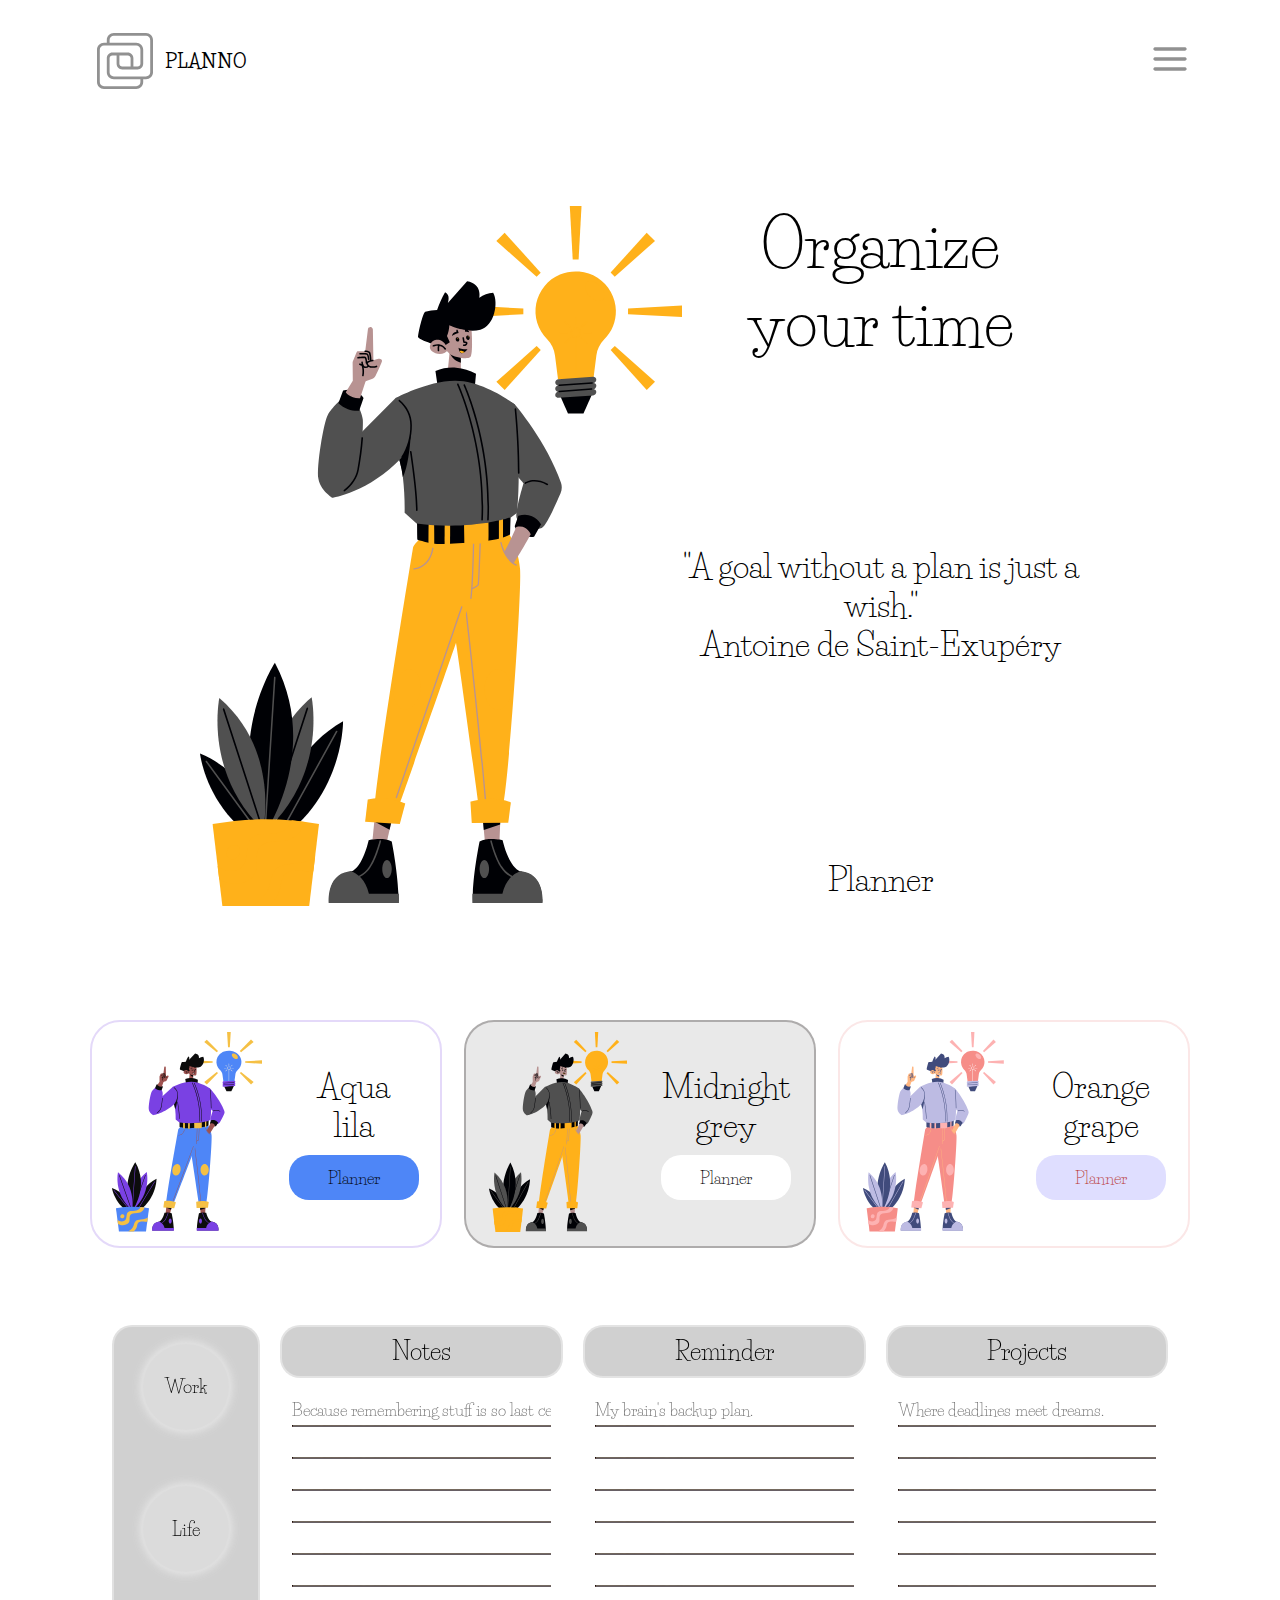
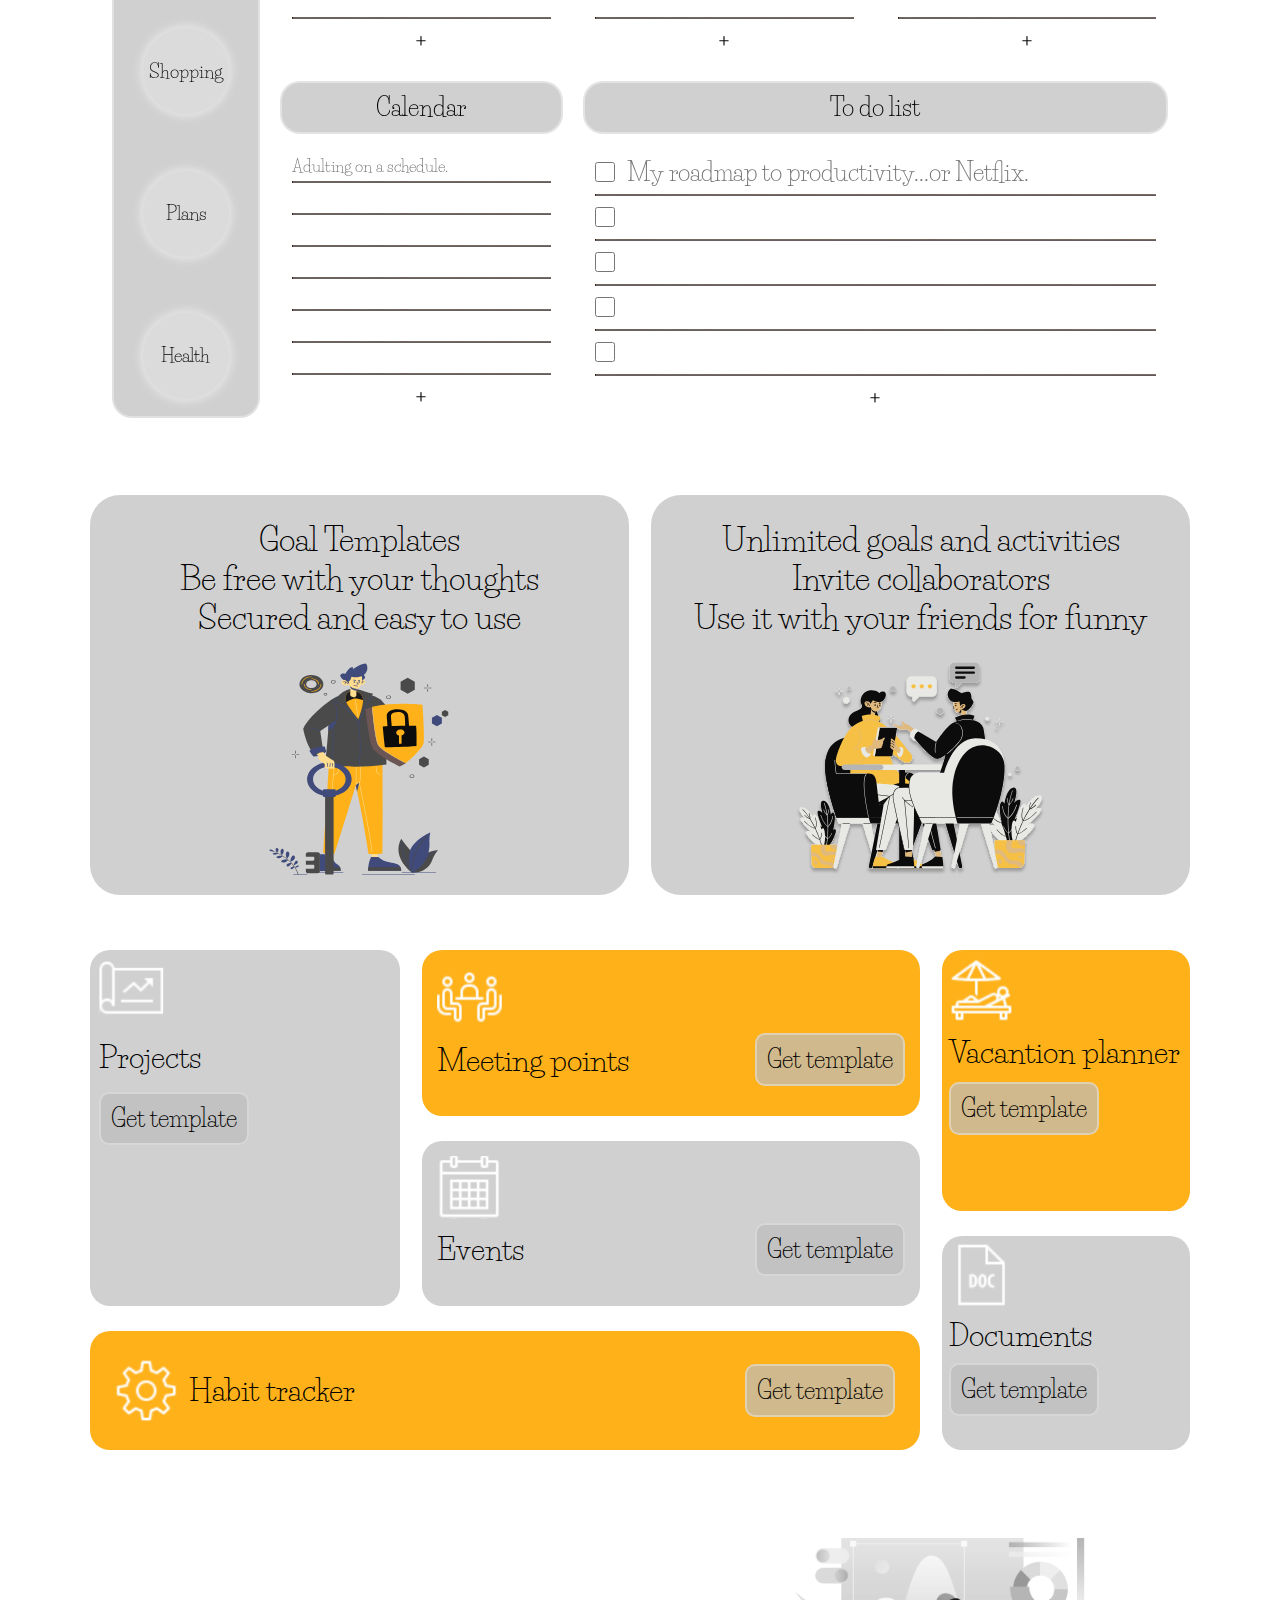
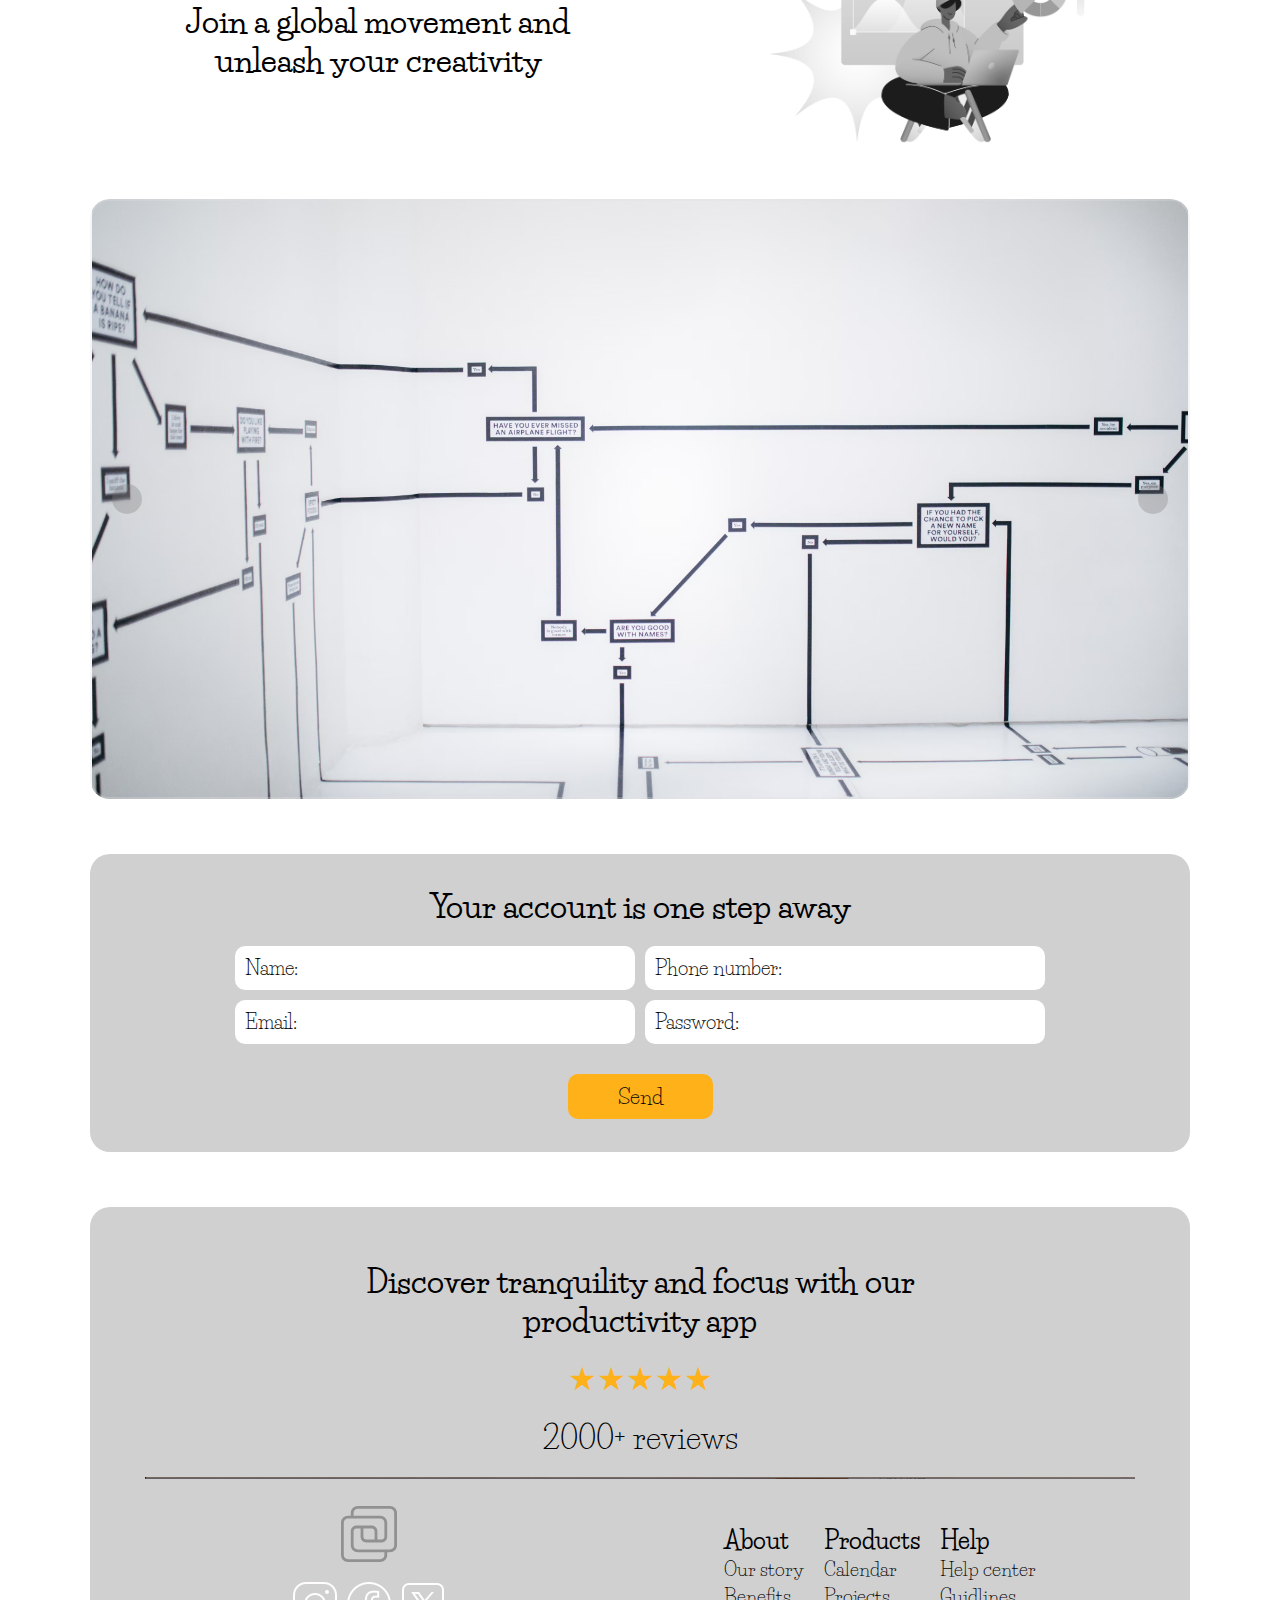
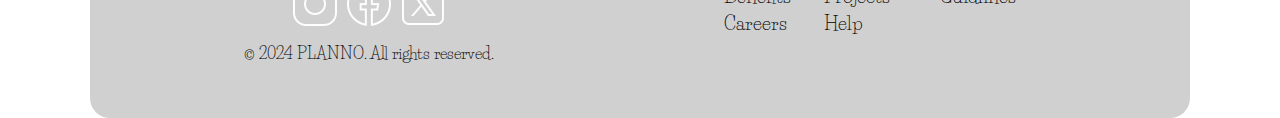
<file: index.html>
<!DOCTYPE html>
<html lang="en">
<head>
    <meta charset="UTF-8">
    <meta name="viewport" content="width=device-width, initial-scale=1.0">
    <title>Planno</title>
    <link rel="stylesheet" href="style.css">
    <link rel="stylesheet" href="https://cdnjs.cloudflare.com/ajax/libs/font-awesome/6.5.2/css/all.min.css" integrity="sha512-SnH5WK+bZxgPHs44uWIX+LLJAJ9/2PkPKZ5QiAj6Ta86w+fsb2TkcmfRyVX3pBnMFcV7oQPJkl9QevSCWr3W6A==" crossorigin="anonymous" referrerpolicy="no-referrer" />
</head>
<body>
    <header >
        <div class="nav_bar">
            <div class="logo">
                <img id="icon_logo" src="icons/logo.svg" alt="Company logo">
                <a href="index.html"  id="header_schrift" class="life-savers-bold color_header ">PLANNO</a>
            </div>
            <div class="burger_logo">
                <div class="btn_logo_meniu">
                    <button class="btn_burger"><img class="icon_burger" src="icons/burger_menu.svg" alt=""></button>
                    <button class="btn_burger btn_dsp_minus"><img class="icon_burger btn_minus" src="icons/minus_g.png" alt=""></button>
                </div>
               
               <div class="display_navBar">
                <ul>
                    <li><a href="#" class="life-savers-bold scrisul">Home</a></li>
                    <li><a href="#" class="life-savers-bold scrisul">Catalog</a></li>
                    <li><a href="#" class="life-savers-bold scrisul">About us</a></li>
                    <li><a href="#" class="life-savers-bold scrisul">Download</a></li>
                    <li><a href="#" class="life-savers-bold scrisul">Our Team</a></li>
                </ul>
               </div>  
            </div>
        </div>
        <div class="about">
            <div class="image">
                <img id="theMan" src="illustrations/THE1.svg" alt="">
            </div>
            <div class="inf_about">
                    <h1 class="life-savers-bold color_header"> Organize <br> your time</h1>
                    <h2 class="life-savers-regular color_header">"A goal without a plan is just a wish." <br> Antoine de Saint-Exupéry</h2>
                    <a  href="index2.html" class="btn_planner life-savers-regular">Planner</a>
            </div>
        </div>
    </header>
    <section class="themen">
        <div class="grp grp_1">
            <div class="img_g">
                <img class="img_grp" src="illustrations/aqua_lila.svg" alt="">
            </div>
            <div class="theme">
                <span class="life-savers-regular">Aqua <br> lila</span>
                <button class=" btn_1_theme life-savers-regular">Planner</button>
            </div>
        </div>
        <div class="grp grp_2">
            <div class="img_g">
                <img class="img_grp" src="illustrations/THE1.svg" alt="">
            </div>
            <div class="theme">
                <span class="life-savers-regular">Midnight <br> grey</span>
                <button class=" btn_2_theme life-savers-regular">Planner</button>
            </div>
        </div>
        <div class="grp grp_3">
            <div class="img_g">
                <img class="img_grp" src="illustrations/piersic.svg" alt="">
            </div>
            <div class="theme">
                <span class="life-savers-regular">Orange <br> grape</span>
                <button class="btn_3_theme life-savers-regular">Planner</button>
            </div>
        </div>
    </section>

    <section class="demo_version">
        <div class="classification">
            <button class="round life-savers-regular">Work</button>
            <button class="round life-savers-regular">Life</button>
            <button class="round life-savers-regular">Shopping</button>
            <button class="round life-savers-regular">Plans</button>
            <button class="round life-savers-regular">Health</button>
        </div>
        <div class="todolist_demo">
            <div class="notes_1 item_list life-savers-regular">
                <p class="gr_name life-savers-regular">Notes</p>
                <div class="input_text">
                    <input class="life-savers-regular color_header" type="text" name="" id="1" placeholder="Because remembering stuff is so last century.">
                    <hr>
                    <input class="life-savers-regular color_header" type="text" name="" id="2">
                    <hr>
                    <input class="life-savers-regular color_header" type="text" name="" id="3">
                    <hr>
                    <input class="life-savers-regular color_header" type="text" name="" id=4"">
                    <hr>
                    <input class="life-savers-regular color_header" type="text" name="" id="5">
                    <hr>
                    <input class="life-savers-regular color_header" type="text" name="" id="6">
                    <hr>
                    <input class="life-savers-regular color_header" type="text" name="" id="7">
                    <hr>
                    <button class="btn_plus"><img class="plus" src="icons/Vector.svg" alt=""></button>
                </div>
                
            </div>
            <div class="reminder_2 item_list life-savers-regular">
                <p class="gr_name life-savers-regular">Reminder</p>
                <div class="input_text">
                    <input class="life-savers-regular color_header" type="text" name="" id="11" placeholder="My brain's backup plan.">
                    <hr>
                    <input class="life-savers-regular color_header" type="text" name="" id="21">
                    <hr>
                    <input class="life-savers-regular color_header" type="text" name="" id="31">
                    <hr>
                    <input class="life-savers-regular color_header" type="text" name="" id="41">
                    <hr>
                    <input class="life-savers-regular color_header" type="text" name="" id="51">
                    <hr>
                    <input class="life-savers-regular color_header" type="text" name="" id="61">
                    <hr>
                    <input class="life-savers-regular color_header" type="text" name="" id="71">
                    <hr>
                    <button class="btn_plus"><img class="plus" src="icons/Vector.svg" alt=""></button>
                </div>
            </div>
            <div class="project_3 item_list life-savers-regular">
                <p class="gr_name life-savers-regular">Projects</p>
                <div class="input_text">
                    <input class="life-savers-regular color_header" type="text" name="" id="12" placeholder="Where deadlines meet dreams.">
                    <hr>
                    <input class="life-savers-regular color_header" type="text" name="" id="22">
                    <hr>
                    <input class="life-savers-regular color_header" type="text" name="" id="32">
                    <hr>
                    <input class="life-savers-regular color_header" type="text" name="" id="42">
                    <hr>
                    <input class="life-savers-regular color_header" type="text" name="" id="52">
                    <hr>
                    <input class="life-savers-regular color_header" type="text" name="" id="62">
                    <hr>
                    <input class="life-savers-regular color_header" type="text" name="" id="72">
                    <hr>
                    <button class="btn_plus"><img class="plus" src="icons/Vector.svg" alt=""></button>
                </div>
            </div>
            <div class="calendar_4 item_list life-savers-regular">
                <p class="gr_name life-savers-regular">Calendar</p>
                <div class="input_text">
                    <input class="life-savers-regular color_header" type="text" name="" id="13" placeholder="Adulting on a schedule.">
                    <hr>
                    <input class="life-savers-regular color_header" type="text" name="" id="23">
                    <hr>
                    <input class="life-savers-regular color_header" type="text" name="" id="33">
                    <hr>
                    <input class="life-savers-regular color_header" type="text" name="" id="43">
                    <hr>
                    <input class="life-savers-regular color_header" type="text" name="" id="53">
                    <hr>
                    <input class="life-savers-regular color_header" type="text" name="" id="63">
                    <hr>
                    <input class="life-savers-regular color_header" type="text" name="" id="73">
                    <hr>
                    <button class="btn_plus"><img class="plus" src="icons/Vector.svg" alt=""></button>
                </div>
            </div>
            <div class="todolist_5 item_list life-savers-regular">
                <p class="gr_name life-savers-regular">To do list</p>
                <div class="input_text">
                    <span class="check_box">
                        <input type="checkbox" name="" id="">
                        <input type="text" class="life-savers-regular color_header" placeholder="My roadmap to productivity...or Netflix.">
                    </span>
                    
                    <hr>
                    <span class="check_box">
                        <input class="life-savers-regular" type="checkbox" name="" id="14">
                        <input type="text" class="life-savers-regular color_header">
                    </span>
                    <hr>
                    <span class="check_box">
                        <input class="life-savers-regular" type="checkbox" name="" id="24">
                        <input class="life-savers-regular color_header" type="text">
                    </span>
                    <hr>
                    <span class="check_box">
                        <input class="life-savers-regular" type="checkbox" name="" id="34">
                        <input class="life-savers-regular color_header" type="text">
                    </span>
                    <hr>
                    <span class="check_box">
                        <input class="life-savers-regular" type="checkbox" name="" id="44">
                        <input class="life-savers-regular color_header" type="text">
                    </span>
                    <hr>
                    <button class="btn_plus"><img class="plus" src="icons/Vector.svg" alt=""></button>
                </div>
            </div>
        </div>

    </section>

    <section class="group">
        <div class="gr g1">
            <p class="life-savers-regular">Goal Templates <br>
                Be free with your thoughts <br>
                Secured and easy to use</p>
            <img class="security_man0" src="illustrations/gr_1.svg" alt="Security man">
        </div>
        <div class="gr g2">
            <p class="life-savers-regular">Unlimited goals and activities <br>
                Invite collaborators <br>
                Use it with your friends for funny</p>
            <img class="security_man" src="illustrations/gr_11.svg" alt="Security man">
        </div>
    </section>

    <section class="func">
        <div class="grid item_1">
            <img class="icon_func" src="icons/image 51.svg" alt="">
            <p class="life-savers-regular">Projects</p>
            <button class="life-savers-regular templ_canva">Get template</button>
        </div>
        <div class="grid item_2">
            <img class="icon_func" src="icons/image 62.svg" alt="">
            <div class="dif2">
                <p class="life-savers-regular black_font">Meeting points</p>
                <button class="life-savers-regular templ_canva">Get template</button>
            </div>
        </div>
        <div class="grid item_3">
            <img class="icon_func" src="icons/image 83.svg" alt="">
            <p class="life-savers-regular black_font">Vacantion planner</p>
            <button class="life-savers-regular templ_canva">Get template</button>
        </div>
        <div class="grid item_4">
            <img class="icon_func" src="icons/image 74.svg" alt="">
            <div class="dif2">
                <p class="life-savers-regular">Events</p>
                <button class="life-savers-regular templ_canva">Get template</button>
            </div>
            
        </div>
        <div class="grid item_5">
            <div class="dif">
                <img class="icon_func" src="icons/image 95.svg" alt="">
                <p class="life-savers-regular black_font">Habit tracker</p>
            </div>
            
            <button class="life-savers-regular templ_canva">Get template</button>
        </div>
        <div class="grid item_6">
            <img class="icon_func" src="icons/image 106.svg" alt="">
            <p class="life-savers-regular">Documents</p>
            <button class="life-savers-regular templ_canva">Get template</button>
        </div>
    </section>

    <section class="global">
        <h3 class="life-savers-bold color_header">Join a global movement and <br>
            unleash your creativity
        </h3>
        <img  class="img_global" src="illustrations/black.svg" alt="Man planning">
    </section>

    <section class="slider">
        <div class="slid_op">
            <div id="slider_btn_left">
                <i class="fa-solid fa-chevron-left sign" style="color: #feffff;"></i>
            </div>
            <div id="slider_btn_right">
                <i class="fa-solid fa-chevron-right sign" style="color: #feffff;"></i>
            </div>
        </div>
    </section>
    
   <section class="forms">
    <h3 class="life-savers-bold white_font">Your account is one step away</h3>
   <div class="inputs">
        <form action="" id="register_form">
            <div class="form_part">
                <div class="part_1">
                    <div class="input_field">
                        <label for="name" class="life-savers-regular color_header">Name:</label>
                        <input class="life-savers-regular color_header" type="text" id="name" name="name" autocomplete="off"  >
                    </div>
                    <div class="input_field">
                        <label for="email" class="life-savers-regular color_header">Email:</label>
                        <input class="life-savers-regular color_header" type="email" id="email" name="email" autocomplete="off">
                    </div>
                </div>
                <div class="part_2">
                    <div class="input_field">
                        <label for="phone" class="life-savers-regular color_header">Phone number:</label>
                        <input class="life-savers-regular color_header" type="tel" id="phone" name="phone" autocomplete="off">
                    </div>
                    <div class="input_field">
                        <label for="password" class="life-savers-regular color_header">Password:</label>
                        <input class="life-savers-regular color_header" type="password" id="password" name="password" autocomplete="off">
                    </div>
                </div>
            </div>
            <button type="submit" class="life-savers-regular send_btn">Send</button>
        </form>
        <div id="register_error" class="reg life-savers-regular">p</div>
        <div id="register_succed" class="reg life-savers-regular">p</div>
   </div>
   </section>

   <footer>
    <h2 class="life-savers-bold title ">Discover tranquility and focus with our <br> productivity app</h2>
    <span class="stars">★★★★★</span>
    <p class="life-savers-regular title ">2000+ reviews </p>
    <hr>
        <div class="info_company">
            <div class="comp_logo_footer">
                <div class="logo logo_footer">
                    <img id="icon_logo"  class="icon_logo2" src="icons/logo.svg" alt="Company logo">
                    <!-- <a href="#" class="life-savers-bold ">PLANNO</a> -->
                </div>
                <div class="logo_social">
                    <a href="https://www.instagram.com/"><img class="logo_s" src="icons/image 11insta.svg" alt=""></a>
                    <a href="https://www.facebook.com/"><img class="logo_s"src="icons/image 12face.svg" alt=""></a>
                    <a href="https://x.com/?lang=en"><img class="logo_s" src="icons/image 13twit.svg" alt=""></a>
                </div>
                <p class="rights life-savers-regular">© 2024 PLANNO. All rights reserved.</p>
            </div>
            <div class="about_products_help">
                <div class="about_comp tog">
                    <p class="life-savers-bold white_font ">About</p>
                    <ul>
                        <li> <a class="life-savers-regular" href="#">Our story</a></li>
                        <li> <a class="life-savers-regular" href="#">Benefits</a></li>
                        <li> <a class="life-savers-regular" href="#">Careers</a></li>
                    </ul>
                </div>
                <div class="products tog">
                    <p class="life-savers-bold white_font">Products</p>
                    <ul>
                        <li> <a class="life-savers-regular" href="#">Calendar</a></li>
                        <li> <a class="life-savers-regular" href="#">Projects</a></li>
                        <li> <a class="life-savers-regular" href="#">Help</a></li>
                    </ul>
                </div>
                <div class="help tog">
                    <p class="life-savers-bold white_font">Help</p>
                    <ul>
                        <li> <a class="life-savers-regular" href="#">Help center</a></li>
                        <li> <a class="life-savers-regular" href="#">Guidlines</a></li>
                    </ul>
                </div>
            </div>
        </div>
   </footer>

    <script src="index.js"></script>
</body>
</html>
</file>
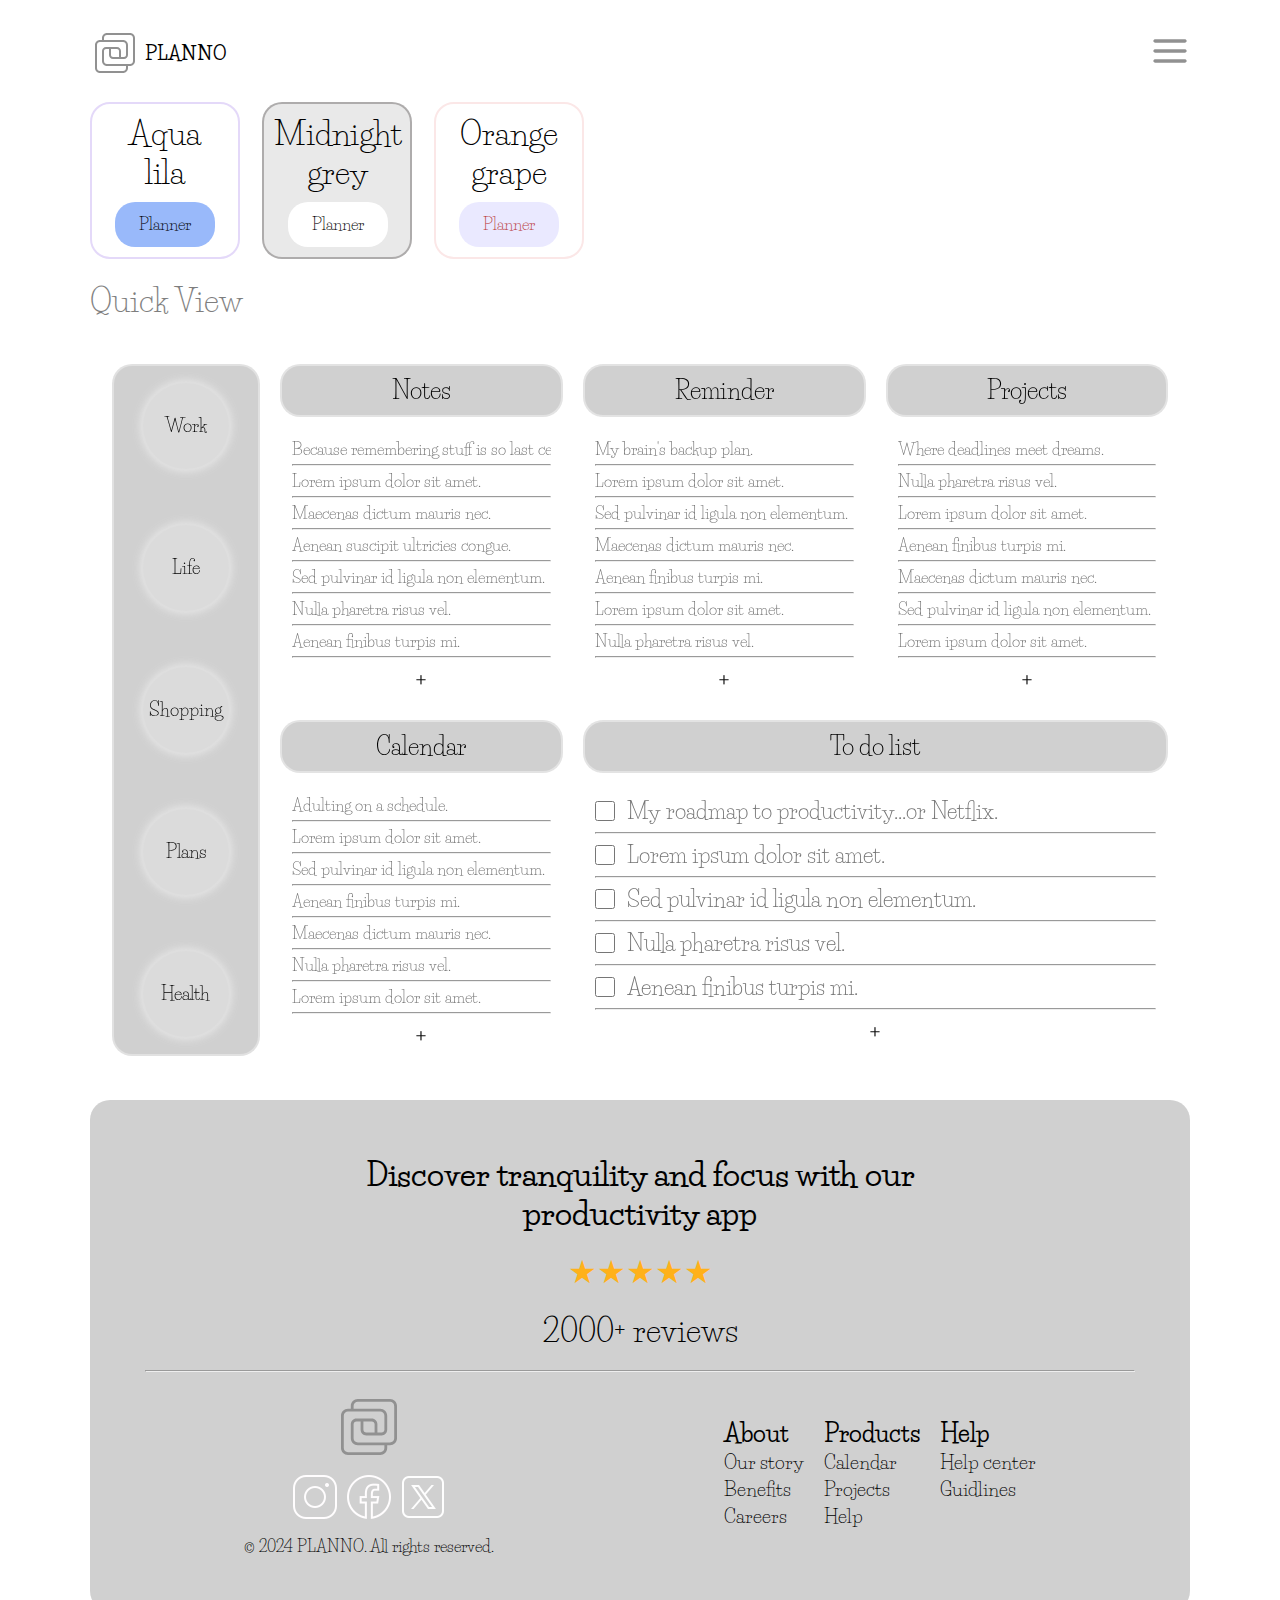
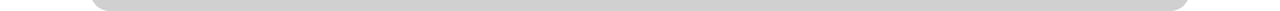
<file: index2.html>
<!DOCTYPE html>
<html lang="en">
<head>
    <meta charset="UTF-8">
    <meta name="viewport" content="width=device-width, initial-scale=1.0">
    <title>Planner</title>
    <link rel="stylesheet" href="style2.css">
</head>
<body>
    <header >
        <div class="nav_bar">
            <div class="logo">
                <img id="icon_logo_pg2" src="icon2/logo.svg" alt="Company logo">
                <a href="index.html" class="life-savers-bold color_header ">PLANNO</a>
            </div>
            <div class="burger_logo">
                <div class="btn_logo_meniu">
                    <button class="btn_burger"><img class="icon_burger" src="icon2/burger_menu.svg" alt=""></button>
                    <button class="btn_burger btn_dsp_minus"><img class="icon_burger btn_minus" src="icon2/minus_g.png" alt=""></button>
                </div>
               
               <div class="display_navBar">
                <ul>
                    <li><a href="#" class="life-savers-bold scrisul">Home</a></li>
                    <li><a href="#" class="life-savers-bold scrisul">Catalog</a></li>
                    <li><a href="#" class="life-savers-bold scrisul">About us</a></li>
                    <li><a href="#" class="life-savers-bold scrisul">Download</a></li>
                    <li><a href="#" class="life-savers-bold scrisul">Our Team</a></li>
                </ul>
               </div>  
            </div>
        </div>
    </header>

    <section class="themen  cls2">
        <div class="grp grp_1">
            <div class="theme">
                <span class="life-savers-regular">Aqua <br> lila</span>
                <button class=" btn_1_theme life-savers-regular">Planner</button>
            </div>
        </div>
        <div class="grp grp_2">
            <div class="theme">
                <span class="life-savers-regular">Midnight <br> grey</span>
                <button class=" btn_2_theme life-savers-regular">Planner</button>
            </div>
        </div>
        <div class="grp grp_3">
            <div class="theme">
                <span class="life-savers-regular">Orange <br> grape</span>
                <button class="btn_3_theme life-savers-regular">Planner</button>
            </div>
        </div>
    </section>

    <div>
        <h1 class="life-savers-regular function_q color_header">Quick View</h1>
    </div>

    <section class="demo_version">
        <div class="classification">
            <button class="round life-savers-regular">Work</button>
            <button class="round life-savers-regular">Life</button>
            <button class="round life-savers-regular">Shopping</button>
            <button class="round life-savers-regular">Plans</button>
            <button class="round life-savers-regular">Health</button>
        </div>
        <div class="todolist_demo">
            <div class="notes_1 item_list life-savers-regular">
                <p class="gr_name life-savers-regular">Notes</p>
                <div class="input_text">
                    <input class="life-savers-regular color_header" type="text" name="" id="1" placeholder="Because remembering stuff is so last century.">
                    <hr>
                    <input class="life-savers-regular color_header" type="text" name="" id="2" placeholder="Lorem ipsum dolor sit amet.">
                    <hr>
                    <input class="life-savers-regular color_header" type="text" name="" id="3" placeholder="Maecenas dictum mauris nec.">
                    <hr>
                    <input class="life-savers-regular color_header" type="text" name="" id="4" placeholder="Aenean suscipit ultricies congue.">
                    <hr>
                    <input class="life-savers-regular color_header" type="text" name="" id="5" placeholder="Sed pulvinar id ligula non elementum.">
                    <hr>
                    <input class="life-savers-regular color_header" type="text" name="" id="6" placeholder="Nulla pharetra risus vel.">
                    <hr>
                    <input class="life-savers-regular color_header" type="text" name="" id="7" placeholder="Aenean finibus turpis mi.">
                    <hr>
                    <button class="btn_plus"><img class="plus" src="icon2/Vector.svg" alt=""></button>
                </div>
                
            </div>
            <div class="reminder_2 item_list life-savers-regular">
                <p class="gr_name life-savers-regular">Reminder</p>
                <div class="input_text">
                    <input class="life-savers-regular color_header" type="text" name="" id="11" placeholder="My brain's backup plan.">
                    <hr>
                    <input class="life-savers-regular color_header" type="text" name="" id="21" placeholder="Lorem ipsum dolor sit amet.">
                    <hr>
                    <input class="life-savers-regular color_header" type="text" name="" id="31" placeholder="Sed pulvinar id ligula non elementum.">
                    <hr>
                    <input class="life-savers-regular color_header" type="text" name="" id="41" placeholder="Maecenas dictum mauris nec.">
                    <hr>
                    <input class="life-savers-regular color_header" type="text" name="" id="51" placeholder="Aenean finibus turpis mi.">
                    <hr>
                    <input class="life-savers-regular color_header" type="text" name="" id="61" placeholder="Lorem ipsum dolor sit amet.">
                    <hr>
                    <input class="life-savers-regular color_header" type="text" name="" id="71" placeholder="Nulla pharetra risus vel.">
                    <hr>
                    <button class="btn_plus"><img class="plus" src="icon2/Vector.svg" alt=""></button>
                </div>
            </div>
            <div class="project_3 item_list life-savers-regular">
                <p class="gr_name life-savers-regular">Projects</p>
                <div class="input_text">
                    <input class="life-savers-regular color_header" type="text" name="" id="12" placeholder="Where deadlines meet dreams.">
                    <hr>
                    <input class="life-savers-regular color_header" type="text" name="" id="22" placeholder="Nulla pharetra risus vel.">
                    <hr>
                    <input class="life-savers-regular color_header" type="text" name="" id="32" placeholder="Lorem ipsum dolor sit amet.">
                    <hr>
                    <input class="life-savers-regular color_header" type="text" name="" id="42" placeholder="Aenean finibus turpis mi.">
                    <hr>
                    <input class="life-savers-regular color_header" type="text" name="" id="52" placeholder="Maecenas dictum mauris nec.">
                    <hr>
                    <input class="life-savers-regular color_header" type="text" name="" id="62" placeholder="Sed pulvinar id ligula non elementum.">
                    <hr>
                    <input class="life-savers-regular color_header" type="text" name="" id="72" placeholder="Lorem ipsum dolor sit amet.">
                    <hr>
                    <button class="btn_plus"><img class="plus" src="icon2/Vector.svg" alt=""></button>
                </div>
            </div>
            <div class="calendar_4 item_list life-savers-regular">
                <p class="gr_name life-savers-regular">Calendar</p>
                <div class="input_text">
                    <input class="life-savers-regular color_header" type="text" name="" id="13" placeholder="Adulting on a schedule.">
                    <hr>
                    <input class="life-savers-regular color_header" type="text" name="" id="23" placeholder="Lorem ipsum dolor sit amet.">
                    <hr>
                    <input class="life-savers-regular color_header" type="text" name="" id="33" placeholder="Sed pulvinar id ligula non elementum.">
                    <hr>
                    <input class="life-savers-regular color_header" type="text" name="" id="43" placeholder="Aenean finibus turpis mi.">
                    <hr>
                    <input class="life-savers-regular color_header" type="text" name="" id="53" placeholder="Maecenas dictum mauris nec.">
                    <hr>
                    <input class="life-savers-regular color_header" type="text" name="" id="63" placeholder="Nulla pharetra risus vel.">
                    <hr>
                    <input class="life-savers-regular color_header" type="text" name="" id="73" placeholder="Lorem ipsum dolor sit amet.">
                    <hr>
                    <button class="btn_plus"><img class="plus" src="icon2/Vector.svg" alt=""></button>
                </div>
            </div>
            <div class="todolist_5 item_list life-savers-regular">
                <p class="gr_name life-savers-regular">To do list</p>
                <div class="input_text">
                    <span class="check_box">
                        <input type="checkbox" name="" id="">
                        <input type="text" class="life-savers-regular color_header" placeholder="My roadmap to productivity...or Netflix.">
                    </span>
                    
                    <hr>
                    <span class="check_box">
                        <input class="life-savers-regular" type="checkbox" name="" id="14" >
                        <input type="text" class="life-savers-regular color_header" placeholder="Lorem ipsum dolor sit amet." >
                    </span>
                    <hr>
                    <span class="check_box">
                        <input class="life-savers-regular" type="checkbox" name="" id="24" >
                        <input class="life-savers-regular color_header" type="text" placeholder="Sed pulvinar id ligula non elementum.">
                    </span>
                    <hr>
                    <span class="check_box">
                        <input class="life-savers-regular" type="checkbox" name="" id="34" >
                        <input class="life-savers-regular color_header" type="text" placeholder="Nulla pharetra risus vel.">
                    </span>
                    <hr>
                    <span class="check_box">
                        <input class="life-savers-regular" type="checkbox" name="" id="44" >
                        <input class="life-savers-regular color_header" type="text" placeholder="Aenean finibus turpis mi.">
                    </span>
                    <hr>
                    <button class="btn_plus"><img class="plus" src="icon2/Vector.svg" alt=""></button>
                </div>
            </div>
        </div>

    </section>

    <footer>
        <h2 class="life-savers-bold title ">Discover tranquility and focus with our <br> productivity app</h2>
        <span class="stars">★★★★★</span>
        <p class="life-savers-regular title ">2000+ reviews </p>
        <hr>
            <div class="info_company">
                <div class="comp_logo_footer">
                    <div class="logo logo_footer">
                        <img id="icon_logo"  class="icon_logo2" src="icon2/logo.svg" alt="Company logo">
                        <!-- <a href="#" class="life-savers-bold ">PLANNO</a> -->
                    </div>
                    <div class="logo_social">
                        <a href="https://www.instagram.com/"><img src="icon2/image 11insta.svg" alt="" class="logo_s"></a>
                        <a href="https://www.facebook.com/"><img class="logo_s" src="icon2/image 12face.svg" alt=""></a>
                        <a href="https://x.com/?lang=en"><img class="logo_s" src="icon2/image 13twit.svg" alt=""></a>
                    </div>
                    <p class="rights life-savers-regular">© 2024 PLANNO. All rights reserved.</p>
                </div>
                <div class="about_products_help">
                    <div class="about_comp tog">
                        <p class="life-savers-bold white_font ">About</p>
                        <ul>
                            <li> <a class="life-savers-regular" href="#">Our story</a></li>
                            <li> <a class="life-savers-regular" href="#">Benefits</a></li>
                            <li> <a class="life-savers-regular" href="#">Careers</a></li>
                        </ul>
                    </div>
                    <div class="products tog">
                        <p class="life-savers-bold white_font">Products</p>
                        <ul>
                            <li> <a class="life-savers-regular" href="#">Calendar</a></li>
                            <li> <a class="life-savers-regular" href="#">Projects</a></li>
                            <li> <a class="life-savers-regular" href="#">Help</a></li>
                        </ul>
                    </div>
                    <div class="help tog">
                        <p class="life-savers-bold white_font">Help</p>
                        <ul>
                            <li> <a class="life-savers-regular" href="#">Help center</a></li>
                            <li> <a class="life-savers-regular" href="#">Guidlines</a></li>
                        </ul>
                    </div>
                </div>
            </div>
    </footer>
    <script src="index2.js"></script>
</body>
</html>
</file>
<file: style.css>
@import url('https://fonts.googleapis.com/css2?family=Life+Savers:wght@400;700;800&display=swap');

* {
    margin: 0;
    padding: 0;
    box-sizing: border-box;
}

:root {
    --container-bg-color: rgba(188, 188, 188, 0.704);
    --container-demo: #FFB11A;
    --schrift: black;
    --container-margin: 10px;
    --color_header: black;
    --color: #9c4141ef;


}

body{
    padding:2% 7%;
    background: linear-gradient(rgba(255, 255, 255, 0.769),rgba(255, 255, 255, 0.689)), url("https://images.unsplash.com/photo-1634207284450-f6ad4451b94f?q=80&w=3580&auto=format&fit=crop&ixlib=rb-4.0.3&ixid=M3wxMjA3fDB8MHxwaG90by1wYWdlfHx8fGVufDB8fHx8fA%3D%3D");
    background-repeat: no-repeat;
    background-size: cover;
    background-attachment: fixed;
    background-position: center;
    height: 100vh;
}

.btn_dsp_minus {
    display: none;
}
.cls2 {
    margin-top: 4%;
}

a {
    text-decoration: none;
    color: var(--schrift);
}

.life-savers-regular {
    font-family: "Life Savers", serif;
    font-weight: 400;
    font-style: normal;
    color: var(--schrift);
}
  
.life-savers-bold {
    font-family: "Life Savers", serif;
    font-weight: 700;
    font-style: normal;
    color: var(--schrift);

}
  
.life-savers-extrabold {
    font-family: "Life Savers", serif;
    font-weight: 800;
    font-style: normal;
    color: var(--schrift);
}


#icon_logo {
    height: 70px;
    width: 70px;
}

.logo {
    font-size: 1.2rem;
    display: flex;
    align-items: center;
    gap: 5px;
}

.logo a {
    color: var(--schrift);
}

.hidden_logo {
    display: none;
}

.nav_bar {
    display: flex;
    justify-content: space-between;
    align-items: center;
    position: relative;
}

.icon_burger {
    height: 50px;
    width: 40px;
}
.btn_burger {
    border: 0;
    background-color: rgba(255, 255, 255, 0);
    cursor: pointer;
}

.burger_logo{
    /* background-color: white;
    padding: 5%; */
    border-radius: 100%;
    display: flex;
    flex-direction: column;
    align-items: center;
    justify-content: center;
}

.display_navBar {
    background-color: rgba(255, 255, 255, 0.922);
    box-shadow: 0 20px 100px rgb(255, 255, 255);
    padding: 30px;
    position: absolute;
    top: 1px;
    right: 10px;
    width: 300px;
    height: auto;
    border-radius: 100%;
    display: none;
    z-index: 1000;
}

.display_navBar ul{
    display: flex;
    flex-direction: column;
    gap: 20px;
    color: var(--schrift);
    align-items: center;
    justify-content: space-evenly;
}

.display_navBar ul li a{
    font-size: 1.5rem ;
    text-align: center;
}

#theMan {
    height:700px;
    width: auto;
}

.about {
    display: flex;
    justify-content:space-around;
    height: auto;
    margin: 10%;
}


.inf_about {
    display: flex;
    flex-direction: column;
    gap: 30px;
    justify-content: space-between;
    align-items: center;
}
.color_header {
    color: var(--color_header)!important;
}

.inf_about h1 {
    font-size: 4rem;
    font-weight: 500;
    text-align: center;
}
.inf_about h2 {
    font-size: 2.0rem;
    text-align: center;
}

.inf_about a {
    font-size: 2rem;
    padding: 10px 40px;
    border-radius: 50px;
    border: 0px;
    color: var(--color_header);
    cursor: pointer;
    border: 1px solid #ffffffa8;
    border-radius: 30px;
    background-color: rgba(255, 255, 255, 0.509);
    transition-duration: 0.3s;
}

.inf_about a:hover {
    box-shadow: 0 5px 20px white;
    transform: scale(1.1);
}

.img_grp {
    width: auto;
    height: 200px;
}

.grp {
    width: auto;
    height: auto;
    display: flex;
    align-items: center;
    flex-wrap: wrap;
    justify-content: space-around;
    gap: 2%;
}


.themen {
    display: grid;
    grid-template-columns: repeat(3, 1fr);
    grid-row: repeat(1, 1fr);
    text-align: center;
    gap: 2%;
}

.grp_1{
    border: 2px solid #E4D9F9;
    border-radius: 30px;
    padding: 10px;
    background-color: rgba(255, 255, 255, 0.324);
    transition-duration: 0.3s;
}
.grp_1:hover {
    box-shadow: 0 10px 30px #E4D9F9;
}

.grp_2{
    border: 2px solid #9a9797c0;
    border-radius: 30px;
    padding: 10px;
    background-color: rgba(188, 188, 188, 0.324);
    transition-duration: 0.3s;
}

.grp_2:hover {
    box-shadow: 0 10px 30px #9A9797;
}

.grp_3{
    border: 2px solid #FBE7E7;
    border-radius: 30px;
    padding: 10px;
    background-color: rgba(255, 255, 255, 0.323);
    transition-duration: 0.3s;
}

.grp_3:hover {
    box-shadow: 0 10px 30px #FBE7E7;
}

.theme span {
    font-size: 2rem;
    color: black !important;
}

.theme button {
    font-size: 1rem;
   border: 0;
   width: 130px;
   height: 45px;
   border-radius: 20px;
   cursor: pointer;
   transition-duration: 0.3s;
}

.theme button:hover {
    transform: scale(1.1);
}

.theme {
    display: flex;
    flex-direction: column;
    gap: 10px;
    align-items: center;
}

.btn_1_theme {
    background-color: #4E86F7;
    cursor: pointer;
}
.btn_2_theme {
    background-color: #ffffff;
    color: black;
    cursor: pointer;
}
.btn_3_theme {
    color: #BB4242;
    background-color: #DFDEFF;
    cursor: pointer;
}

.group {
    display: grid;
    grid-template-columns: repeat(2, 1fr);
    grid-row: repeat(1, 1fr);
    gap: 2%;
    padding: 5% 0;
    align-content: center;
}

.gr {
    /* width: auto; */
    height: auto;
    border-radius: 30px;
    background-color: var(--container-bg-color);
    display: flex;
    flex-direction: column;
    align-items: center;
    padding: 20px;
    gap: 20px;
    justify-content: space-around;
}

.g1 img{
    width: 180px;
}
.g2 img{ 
    width: 250px;
}

.gr p{
    font-size: 2rem;
    text-align: center;
    color: var(--schrift);
    padding: 5px;
}

.func {
    height: 500px;
    display: grid;
    grid-template-areas: 
    "item_1 item_2 item_3"
    "item_1 item_2 item_3"
    "item_1 item_4 item_3"
    "item_1 item_4 item_6"
    "item_5 item_5 item_6";
    grid-template-columns: 1.25fr 2fr 1fr;
    row-gap: 5%;
    column-gap: 2%;
    grid-auto-rows: minmax(auto, auto);
}

.grid {
    border-radius: 20px;
    padding: 3%;
}

.item_1 {
    grid-area: item_1;
    background-color: var(--container-bg-color);
    display: flex;
    flex-direction: column;
    align-items: flex-start;
    gap: 5%;
}

.item_2 {
    grid-area: item_2;
    background-color: var(--container-demo);
}
.item_3 {
    grid-area: item_3;
    background-color: var(--container-demo);
    display: flex;
    flex-direction: column;
    align-items: flex-start;
    gap: 5%;
}
.item_4 {
    grid-area: item_4;
    background-color: var(--container-bg-color);
}

.item_5 {
    grid-area: item_5;
    background-color: var(--container-demo);
    display: flex;
    gap: 10px;
    align-items: center;
    justify-content: space-between;
}

.dif{
    display: flex;
    align-items: center;
    gap: 10px;
}
.item_6 {
    grid-area: item_6;
    background-color: var(--container-bg-color);
    display: flex;
    flex-direction: column;
    align-items: flex-start;
    gap: 5%;
}

.dif2 {
    display: flex;
    align-items: center;
    justify-content: space-between;
}
.icon_func{
    width: 65px;
}

.grid p {
    font-size: 1.85rem;
}

.grid button {
    font-size: 1.5rem;
    padding: 10px;
    border-radius: 10px;
    background-color: var(--container-bg-color);
    cursor: pointer;
    border: 2px solid rgba(255, 255, 255, 0.338);
    transition-duration: 0.3s;
}

.grid button:hover {
    transform: scale(1.05);
    box-shadow: 0 10px 50px white;
}

.global {
    padding: 5% 0;
    display: flex;
    justify-content: space-around;
    align-items: center;
    margin-top: 3%;
}

.global h3 {
    font-size: 2rem;
    text-align: center;
}

.img_global {
    width: 30%;
}

.forms {
    background-color: var(--container-bg-color);
    border-radius: 20px;
    display: flex;
    flex-direction: column;
    align-items: center;
    justify-content: space-between;
    width: auto;
    height: auto;
    gap: 20px;
    padding: 3%;
}

input {
    border: 0;
    outline: none;
    background-color: rgba(255, 255, 255, 0);
}


.forms h3{
    font-size: 2rem;
}

.form_part div div label {
    font-size: 1.25rem;
    color: var(--schrift);
}
.form_part div div input {
    font-size: 1.25rem;
}
.send_btn {
    font-size: 1.3rem;
    padding: 10px 50px;
    border-radius: 10px;
    border: 0;
    background-color:var(--container-demo);
    cursor: pointer;
    transition-duration: 0.3s;
}

.send_btn:hover {
    transform: scale(1.1);
    box-shadow: 0 10px 50px rgba(255, 255, 255, 0.626);
}

form {
    display: flex;
    gap: 30px;
    flex-direction: column;
    align-items: center;
    justify-content: space-between;
}

.form_part {
    display: flex;
    gap: 10px;
    flex-wrap: wrap;
    align-items: center;
    justify-content: center;
}

.input_field {
    width: 400px;
    background-color: white;
    border-radius: 10px;
    padding: 10px;
}

.part_1,
.part_2{
    display: flex;
    flex-direction: column;
    gap: 10px;
    align-items: center;
}

footer{
    display: flex;
    flex-direction: column;
    background-color: var(--container-bg-color);
    margin-top: 5%;
    border-radius: 20px;
    padding: 5%;
    justify-content: space-around;
    gap: 20px;
    width: auto;
}

.title{
    text-align: center;
    font-size: 2rem;
}
.info_company {
    display: flex;
    justify-content: space-around;
    gap: 30px;
    align-items: center;
}

.about_products_help {
    display: flex;
    gap: 20px;
}

ul {
 list-style: none;
}

.about_products_help div ul li a {
    color: var(--schrift);
    font-size: 1.2rem;
}

.comp_logo_footer {
    display: flex;
    flex-direction: column;
    gap: 10px;
    align-items: center;
}

.tog {
    font-size: 1.5rem;
}

.stars {
    color: #FFB11A;
    font-size: 2rem;
    text-align: center;
}


.rights {
    text-align: center;
    color:var(--schrift);
}


.black_font{
    color: var(--schrift);
}

/* demo_version */

.demo_version {
    display: grid;
    grid-template-columns: 0.5fr 3fr;
    grid-row: auto;
    border: 2px solid #ffffff4d;
    border-radius: 20px;
    margin-top: 5%;
    background-color: rgba(255, 255, 255, 0.331);
    backdrop-filter: blur(5px);
    justify-content: center ;
    padding: 20px;
    gap: 20px;
}

.classification {
    border: 2px solid rgba(255, 255, 255, 0.359);
    display: flex;
    flex-direction: column;
    justify-content: space-between;
    align-items: center;
    border-radius: 20px;
    padding: 15px;
    background-color:var(--container-bg-color);
}

.round {
    background-color: rgba(255, 255, 255, 0.251);
    height: 90px;
    width: 90px;
    border: 2px solid rgba(255, 255, 255, 0.064);
    border-radius: 100%;
    font-size: 1.1rem;
    padding: 2px;
    box-shadow: 0 0 10px rgba(255, 255, 255, 0.542);
    cursor: pointer;
    transition-duration: 0.3s;
}

.round:hover {
    transform: scale(1.1);
    box-shadow: 0 10px 40px rgba(255, 255, 255, 0.542);
}

.todolist_demo {
    display: grid;
    grid-template-areas: 
    "a b c"
    "d e e";
    grid-template-columns: repeat(auto-fit, minmax(60px, 1fr));
    grid-template-rows: auto; 
    gap: 20px;
}

.notes_1 {
    grid-area: a;
    border-radius: 20px;
    display: flex;
    flex-direction: column;
    gap: 10px;
    
}

.gr_name {
    border: 2px solid rgba(255, 255, 255, 0.404);
    width: auto;
    border-radius: 20px;
    font-size: 1.5rem;
    text-align: center;
    padding: 10px;
    background-color: var(--container-bg-color);
}

.reminder_2 {
    grid-area: b;
    border-radius: 20px;
    display: flex;
    flex-direction: column;
    gap: 10px;
}

.project_3 {
    grid-area: c;
    border-radius: 20px;
    display: flex;
    flex-direction: column;
    gap: 10px;
}

.calendar_4 {
    grid-area: d;
    border-radius: 20px;
    display: flex;
    flex-direction: column;
    gap: 10px;
}

.todolist_5 {
    grid-area: e;
    border-radius: 20px;
    display: flex;
    flex-direction: column;
    gap: 10px;
}

.input_text {
    display: flex;
    flex-direction: column;
    border: 2px solid rgba(255, 255, 255, 0.404);
    width: auto;
    border-radius: 20px;
    text-align: center;
    padding: 10px;
    background-color: rgba(255, 255, 255, 0.324);
    gap: 5px;
}

.input_text input {
    font-size: 1.0rem;
}

.check_box {
    display: flex;
    align-items: center;
    gap: 10px; 
}

.check_box input[type="text"] {
    flex-grow: 1;
    font-size: 1.5rem;
    padding: 2px;
    border: 0;
    border-radius: 5px;
}

.check_box input[type="checkbox"] {
    width: 20px;
    height: 20px;
}

.plus {
    height: 10px;
    width: 10px;
}

.btn_plus {
    border: 0;
    background-color: rgba(255, 255, 255, 0);
    cursor: pointer;
    margin-top: 10px;
}

.reg {
    font-size: 1rem;
    text-align: center;
}

#register_error {
    color: #ff0000e0;
    display:none;
    padding: 10px;
}

#register_succed {
    color: rgb(0, 138, 0);
    display: none;
    padding: 5px;
}

/* slider */

.slider{
    display: flex;
    align-items: center;
    justify-content: space-between;
    height: 600px;
    width: auto;
    border: 2px solid #e0e0e04d;
    border-radius: 20px;
    background-color: rgba(255, 255, 255, 0.337);
    backdrop-filter: blur(5px);
    gap: 20px;
    margin-bottom: 5%;
    background-size: cover;
    background-position: center;
    background-repeat: no-repeat;
}

.slid_op{
    height: 100%;
    padding: 20px;
    display: flex;
    align-items:center ;
    justify-content: space-between;
    width: 100%;
    position: relative;
}

#slider_btn_left,
#slider_btn_right {
    display: flex;
    align-items: center;
    justify-content: center;
    background-color: rgba(128, 128, 128, 0.34);
    height: 30px;
    width: 30px;
    border-radius: 100%;
    cursor: pointer;
}

hr {
    border: 0.5px solid rgba(0, 0, 0, 0.448);
    background-image: url(images/1.avif);
}

.logo_s {
    width: 50px;
}

@media screen and (max-width: 1150px){
    .themen .grp{
        display: flex;
        flex-direction: column;
    }
}

@media screen and (max-width: 1010px) {
    .themen .grp{
        display: flex;
        flex-direction: column;
    }
    .todolist_demo {
        display: grid;
        grid-template-areas: 
        "a b"
        "c d"
        "e e";
        grid-template-columns: repeat(auto-fit, minmax(60px, 1fr));
        grid-template-rows: auto; 
    }
    #theMan {
        height:500px;
        width: auto;
    }


}

@media screen and (max-width: 780px){
    .themen .grp{
        display: flex;
        flex-direction: row;
    }
    .theme button {
        width: 100px;
        height: 40px;
    }
    .inf_about h1 {
    font-size: 3rem;
    font-weight: 400;
    text-align: center;
    }
    .inf_about h2,
    .stars {
        font-size: 1.5rem;
        text-align: center;
    }
    
    .round{
        width: 80px;
        height: 80px;
    }

    .input_text input,
    .about_products_help div ul li a,
    .theme button,
    .display_navBar ul li a {
        font-size: 0.9rem;
    }

    .grid button, 
    .grid p, 
    .tog, 
    .gr_name,
    .input_text span input,
    .gr p,
    .round,
    .inf_about a,
    .theme span,
    .check_box input[type="text"],
    .form_part div div label,
    .form_part div div input {
        font-size: 1rem;
    }

    .global h3, 
    .forms h3, 
    .title{
        font-size: 1.5rem;
    }

    #theMan {
        height:400px;
        width: auto;
    }


    .rights {
        font-size: 0.3rem;
    }

    .logo_s{
        width: 30px;
    }
    .todolist_demo {
        display: grid;
        grid-template-areas: 
        "a a"
        "b b"
        "c c"
        "d d"
        "e e";
        grid-template-columns: repeat(auto-fit, minmax(60px, 1fr));
        grid-template-rows: auto; 
    }

    #header_schrift,
    .send_btn {
        font-size: 1rem;
    }
    #icon_logo {
        height: 60px;
        width: 60px;
    }
}

@media screen and (max-width: 681px){
    
    .theme button {
        width: 80px;
        height: 35px;
    }
    .classification  {
        padding: 10px;
    }
    .grid button {
        padding: 5px;
    }
    .icon_func {
        width: 30px;
    }
    .gr_name,
    .round,
    .display_navBar ul li a {
        font-size: 0.7rem;
    }

    .round{
        width: 60px;
        height: 60px;
    }
    .display_navBar {
        width: 250px;
    }

    .img_grp {
        height: 100px;
    }
    .inf_about h1 {
        font-size: 2rem;
        font-weight: 400;
        text-align: center;
        }
    .inf_about h2,
    .stars {
            font-size: 1rem;
            text-align: center;
    }
    
    #theMan {
        height:300px;
        width: auto;
    }

    .g1 img {
        width: 120px ;
    }
    .g2 img {
        width: 160px;
    }

    .func {
    height: 350px;
    display: grid;
    grid-template-areas: 
    "item_1 item_2 item_3"
    "item_1 item_4 item_3"
    "item_5 item_5 item_6";
    grid-template-columns: 1fr 1fr 1fr;
    row-gap: 2%;
    column-gap: 2%;
    grid-auto-rows: minmax(auto, auto);
    }
    .logo_s{
        width: 20px;
    }
    .icon_burger{
        width: 30px;
        height: 40px;
    }
    #icon_logo {
        height: 55px;
        width: 55px;
    }
}

@media screen and (max-width: 601px) {
    .theme button {
        width: 70px;
        height: 30px;
    }
     .themen{
        display: flex;
        flex-direction: column;
        gap: 5px;
    }

    .todolist_demo {
        display: grid;
        grid-template-areas: 
        "a a"
        "b b"
        "c c"
        "d d"
        "e e";
        grid-template-columns: repeat(auto-fit, minmax(60px, 1fr));
        grid-template-rows: auto; 
    }

    .g1 img {
        width: 90px ;
    }
    .g2 img {
        width: 120px;
    }
}

@media screen and (max-width: 492px) {
    .theme button {
        width: 50px;
        height: 25px;
    }
    .classification  {
        padding: 8px;
    }
    #icon_logo {
        height: 45px;
        width: 45px;
    }
    .icon_func{
        width: 40px;
    }
    .round {
        width: 50px;
        height: 50px;
    }
    .inf_about h1 {
        font-size: 1rem;
        font-weight: 400;
        text-align: center;
    }
    .inf_about h2 {
        font-size: 0.7rem;
        text-align: center;
    }
    
    .input_text input,
    .about_products_help div ul li a,
    .theme button,
    .form_part div div label,
    .form_part div div input,
    .display_navBar ul li a  {
        font-size: 0.6rem;
    }
    
    .grid button, 
    .grid p, 
    .tog, 
    .gr_name,
    .input_text span input,
    .gr p,
    .round,
    .inf_about a,
    .theme span,
    .check_box input[type="text"],
    .send_btn,
    #register_error,
    #register_succed  {
        font-size: 0.7rem;
    }
    
    .global h3, 
    .forms h3, 
    .title,
    .stars{
        font-size: 0.8rem;
    }
    #header_schrift {
        font-size: 0.9rem;
    }
    .input_field {
        width: 300px;
    }
    #theMan {
        height:200px;
        width: auto;
    }
    .display_navBar {
        width: 250px;
    }
    .icon_burger{
       width: 20px;
        height: 30px;
    }
    
}

@media screen and (max-width: 380px) {
    #icon_logo {
        height: 30px;
        width: 30px;
    }
    .icon_burger{
        width: 15px;
        height: 25px;
    }
    .round {
        width: 40px;
        height: 40px;
    }

    #header_schrift {
        font-size: 0.6rem;
    }
    .inf_about h1 {
        font-size: 0.8rem;
        font-weight: 400;
        text-align: center;
    }
    .inf_about h2,
    .stars {
        font-size: 0.5rem;
        text-align: center;
    }
    
    .input_text input,
    .about_products_help div ul li a,
    .theme button,
    .form_part div div label,
    .form_part div div input,
    .display_navBar ul li a  {
        font-size: 0.4rem;
        }
    
    .grid button, 
    .grid p, 
    .tog, 
    .gr_name,
    .input_text span input,
    .gr p,
    .round,
    .inf_about a,
    .theme span,
    .check_box input[type="text"],
    .send_btn,
    #register_error,
    #register_succed  {
        font-size: 0.5rem;
    }
    
    .global h3, 
    .forms h3, 
    .title{
        font-size: 0.6rem;
        }
    #header_schrift {
        font-size: 0.7rem;
        }
    .input_field {
        width: 200px;
        }
    #theMan {
        height:200px;
        width: auto;
        }
    .classification  {
        padding: 7px;
        }
}
</file>
<file: style2.css>
@import url('https://fonts.googleapis.com/css2?family=Life+Savers:wght@400;700;800&display=swap');

* {
    margin: 0;
    padding: 0;
    box-sizing: border-box;
}

:root {
    --container-bg-color: rgba(188, 188, 188, 0.704);
    --container-demo: #FFB11A;
    --schrift: black;
    --container-margin: 10px;
    --color_header: black;
    --color: #9c4141ef;


}

body{
    padding:2% 7%;
    background: linear-gradient(rgba(255, 255, 255, 0.769),rgba(255, 255, 255, 0.689)), url("https://images.unsplash.com/photo-1634207284450-f6ad4451b94f?q=80&w=3580&auto=format&fit=crop&ixlib=rb-4.0.3&ixid=M3wxMjA3fDB8MHxwaG90by1wYWdlfHx8fGVufDB8fHx8fA%3D%3D");
    background-repeat: no-repeat;
    background-size: cover;
    background-attachment: fixed;
    background-position: center;
    height: 100vh;
}

.btn_dsp_minus {
    display: none;
}
.cls2 {
    margin-top: 2%;
}

a {
    text-decoration: none;
    color: var(--schrift);
}

.life-savers-regular {
    font-family: "Life Savers", serif;
    font-weight: 400;
    font-style: normal;
    color: var(--schrift);
}
  
.life-savers-bold {
    font-family: "Life Savers", serif;
    font-weight: 700;
    font-style: normal;
    color: var(--schrift);

}
  
.life-savers-extrabold {
    font-family: "Life Savers", serif;
    font-weight: 800;
    font-style: normal;
    color: var(--schrift);
}


#icon_logo {
    height: 70px;
    width: 70px;
}

.logo {
    font-size: 1.2rem;
    display: flex;
    align-items: center;
    gap: 5px;
}

.logo a {
    color: var(--schrift);
}

.hidden_logo {
    display: none;
}

.nav_bar {
    display: flex;
    justify-content: space-between;
    align-items: center;
    position: relative;
}

.icon_burger {
    height: 50px;
    width: 40px;
}
.btn_burger {
    border: 0;
    background-color: rgba(255, 255, 255, 0);
    cursor: pointer;
}

.burger_logo{
    /* background-color: white;
    padding: 5%; */
    border-radius: 100%;
    display: flex;
    flex-direction: column;
    align-items: center;
    justify-content: center;
}

.display_navBar {
    background-color: rgba(255, 255, 255, 0.922);
    box-shadow: 0 20px 100px rgb(255, 255, 255);
    padding: 30px;
    position: absolute;
    top: 1px;
    right: 10px;
    width: 300px;
    height: auto;
    border-radius: 100%;
    display: none;
    z-index: 1000;
}

.display_navBar ul{
    display: flex;
    flex-direction: column;
    gap: 20px;
    color: var(--schrift);
    align-items: center;
    justify-content: space-evenly;
}

.display_navBar ul li a{
    font-size: 1.5rem ;
    text-align: center;
}


.color_header {
    color: var(--color_header)!important;
}

.img_grp {
    width: auto;
    height: 200px;
}

.grp {
    width: auto;
    height: auto;
    display: flex;
    align-items: center;
    flex-wrap: wrap;
    justify-content: space-around;
    gap: 2%;
}

.themen {
    display: flex;
    text-align: center;
    gap: 2%;
    align-items: center;
    justify-content:flex-start ;
}

.grp_1{
    border: 2px solid #E4D9F9;
    padding: 10px;
    background-color: rgba(255, 255, 255, 0.324);
    transition-duration: 0.3s;
    border-radius: 20px;
    width: 150px;
}
.grp_1:hover {
    box-shadow: 0 10px 30px #E4D9F9;
}

.grp_2{
    border: 2px solid #9a9797c0;
    padding: 10px;
    background-color: rgba(188, 188, 188, 0.324);
    transition-duration: 0.3s;
    border-radius: 20px;
    width: 150px;
}

.grp_2:hover {
    box-shadow: 0 10px 30px #9A9797;
}

.grp_3{
    border: 2px solid #FBE7E7;
    padding: 10px;
    background-color: rgba(255, 255, 255, 0.323);
    transition-duration: 0.3s;
    border-radius: 20px;
    width: 150px;
}

.grp_3:hover {
    box-shadow: 0 10px 30px #FBE7E7;
}

.theme span {
    font-size: 2rem;
    color: black !important;
}

.theme button {
    font-size: 1rem;
   border: 0;
   width: 100px;
   height: 45px;
   border-radius: 20px;
   cursor: pointer;
   transition-duration: 0.3s;
}

.theme button:hover {
    transform: scale(1.1);
}

.theme {
    display: flex;
    flex-direction: column;
    gap: 10px;
    align-items: center;
}

.btn_1_theme {
    background-color: #4e86f793;
    cursor: pointer;
}
.btn_2_theme {
    background-color: #ffffff;
    color: black;
    cursor: pointer;
}
.btn_3_theme {
    color: #BB4242;
    background-color: #dfdeffa8;
    cursor: pointer;
}

.group {
    display: grid;
    grid-template-columns: repeat(2, 1fr);
    grid-row: repeat(1, 1fr);
    gap: 2%;
    padding: 5% 0;
    align-content: center;
}

.gr {
    /* width: auto; */
    height: auto;
    border-radius: 30px;
    background-color: var(--container-bg-color);
    display: flex;
    flex-direction: column;
    align-items: center;
    padding: 20px;
    gap: 20px;
    justify-content: space-around;
}

.g1 img{
    width: 180px;
}
.g2 img{ 
    width: 250px;
}

.gr p{
    font-size: 2rem;
    text-align: center;
    color: var(--schrift);
    padding: 5px;
}

input {
    border: 0;
    outline: none;
    background-color: rgba(255, 255, 255, 0);
}

footer{
    display: flex;
    flex-direction: column;
    background-color: var(--container-bg-color);
    margin-top: 2%;
    border-radius: 20px;
    padding: 5%;
    justify-content: space-around;
    gap: 20px;
    width: auto;
}

.title{
    text-align: center;
    font-size: 2rem;
}

.info_company {
    display: flex;
    justify-content: space-around;
    gap: 30px;
    align-items: center;
}

.about_products_help {
    display: flex;
    gap: 20px;
}

ul {
 list-style: none;
}

.about_products_help div ul li a {
    color: var(--schrift);
    font-size: 1.2rem;
}

.comp_logo_footer {
    display: flex;
    flex-direction: column;
    gap: 10px;
    align-items: center;
}

.tog {
    font-size: 1.5rem;
}

.stars {
    color: #FFB11A;
    font-size: 2rem;
    text-align: center;
}


.rights {
    text-align: center;
    color:var(--schrift);
}


.black_font{
    color: var(--schrift);
}

/* demo_version */

.demo_version {
    display: grid;
    grid-template-columns: 0.5fr 3fr;
    grid-row: auto;
    border: 2px solid #ffffff4d;
    border-radius: 20px;
    margin-top: 2%;
    background-color: rgba(255, 255, 255, 0.331);
    backdrop-filter: blur(5px);
    justify-content: center ;
    padding: 20px;
    gap: 20px;
}

.classification {
    border: 2px solid rgba(255, 255, 255, 0.359);
    display: flex;
    flex-direction: column;
    justify-content: space-between;
    align-items: center;
    border-radius: 20px;
    padding: 15px;
    background-color:var(--container-bg-color);
}

.round {
    background-color: rgba(255, 255, 255, 0.251);
    height: 90px;
    width: 90px;
    border: 2px solid rgba(255, 255, 255, 0.064);
    border-radius: 100%;
    font-size: 1.1rem;
    padding: 2px;
    box-shadow: 0 0 10px rgba(255, 255, 255, 0.542);
    cursor: pointer;
    transition-duration: 0.3s;
}

.round:hover {
    transform: scale(1.1);
    box-shadow: 0 10px 40px rgba(255, 255, 255, 0.542);
}

.todolist_demo {
    display: grid;
    grid-template-areas: 
    "a b c"
    "d e e";
    grid-template-columns: repeat(auto-fit, minmax(60px, 1fr));
    grid-template-rows: auto; 
    gap: 20px;
}

.notes_1 {
    grid-area: a;
    border-radius: 20px;
    display: flex;
    flex-direction: column;
    gap: 10px;
    
}

.gr_name {
    border: 2px solid rgba(255, 255, 255, 0.404);
    width: auto;
    border-radius: 20px;
    font-size: 1.5rem;
    text-align: center;
    padding: 10px;
    background-color: var(--container-bg-color);
}

.reminder_2 {
    grid-area: b;
    border-radius: 20px;
    display: flex;
    flex-direction: column;
    gap: 10px;
}

.project_3 {
    grid-area: c;
    border-radius: 20px;
    display: flex;
    flex-direction: column;
    gap: 10px;
}

.calendar_4 {
    grid-area: d;
    border-radius: 20px;
    display: flex;
    flex-direction: column;
    gap: 10px;
}

.todolist_5 {
    grid-area: e;
    border-radius: 20px;
    display: flex;
    flex-direction: column;
    gap: 10px;
}

.input_text {
    display: flex;
    flex-direction: column;
    border: 2px solid rgba(255, 255, 255, 0.404);
    width: auto;
    border-radius: 20px;
    text-align: center;
    padding: 10px;
    background-color: rgba(255, 255, 255, 0.324);
    gap: 5px;
}

.input_text input{
    font-size: 1.0rem;
}

.check_box {
    display: flex;
    align-items: center;
    gap: 10px; 
}

.check_box input[type="text"] {
    flex-grow: 1;
    font-size: 1.4rem;
    padding: 2px;
    border: 0;
    border-radius: 5px;
}

.check_box input[type="checkbox"] {
    width: 20px;
    height: 20px;
}

.plus {
    height: 10px;
    width: 10px;
}

.btn_plus {
    border: 0;
    background-color: rgba(255, 255, 255, 0);
    cursor: pointer;
    margin-top: 10px;
}

.function_q {
    padding-top: 2%;
    opacity: 50%;
}

@media screen and (max-width: 1010px) {
    
    .todolist_demo {
        display: grid;
        grid-template-areas: 
        "a b"
        "c d"
        "e e";
        grid-template-columns: repeat(auto-fit, minmax(60px, 1fr));
        grid-template-rows: auto; 
    }
    #theMan {
        height:500px;
        width: auto;
    }


}

@media screen and (max-width: 780px){
    .inf_about h1 {
    font-size: 3rem;
    font-weight: 400;
    text-align: center;
    }
    .inf_about h2,
    .stars{
        font-size: 1.5rem;
        text-align: center;
    }
    
    .round{
        width: 80px;
        height: 80px;
    }

    .input_text input,
    .about_products_help div ul li a,
    .theme button,
    .display_navBar ul li a,
    .check_box input[type="text"],
    .form_part div div input {
        font-size: 0.8rem;
    }

    .grid button, 
    .grid p, 
    .tog, 
    .gr_name,
    .input_text span input,
    .gr p,
    .round,
    .inf_about a,
    .theme span,
    
    .form_part div div label,
    .form_part div div input,
    .logo {
        font-size: 1rem;
    }

    .global h3, 
    .forms h3, 
    .title,
    .function_q {
        font-size: 1.5rem;
    }

    #theMan {
        height:400px;
        width: auto;
    }


    .rights {
        font-size: 0.3rem;
    }

    .logo_s{
        width: 30px;
    }
    .todolist_demo {
        display: grid;
        grid-template-areas: 
        "a a"
        "b b"
        "c c"
        "d d"
        "e e";
        grid-template-columns: repeat(auto-fit, minmax(60px, 1fr));
        grid-template-rows: auto; 
    }

    #header_schrift {
        font-size: 1rem;
    }
    #icon_logo {
        height: 60px;
        width: 60px;
    }
}

@media screen and (max-width: 681px){
    /* .themen{
        display: flex;
        flex-direction: column;
    } */

    .classification  {
        padding: 10px;
    }
    .grid button {
        padding: 5px;
    }
    .icon_func {
        width: 30px;
    }
    .gr_name,
    .round,
    .display_navBar ul li a {
        font-size: 0.7rem;
    }

    .round{
        width: 60px;
        height: 60px;
    }
    .display_navBar {
        width: 250px;
    }

    .img_grp {
        height: 100px;
    }
    .inf_about h1 {
        font-size: 2rem;
        font-weight: 400;
        text-align: center;
        }
    .inf_about h2,
    .stars {
            font-size: 1rem;
            text-align: center;
    }
    
    #theMan {
        height:300px;
        width: auto;
    }

    .g1 img {
        width: 120px ;
    }
    .g2 img {
        width: 160px;
    }

    .func {
    height: 350px;
    display: grid;
    grid-template-areas: 
    "item_1 item_2 item_3"
    "item_1 item_4 item_3"
    "item_5 item_5 item_6";
    grid-template-columns: 1fr 1fr 1fr;
    row-gap: 2%;
    column-gap: 2%;
    grid-auto-rows: minmax(auto, auto);
    }
    .logo_s{
        width: 20px;
    }
    .icon_burger{
        width: 30px;
        height: 40px;
    }
    #icon_logo {
        height: 55px;
        width: 55px;
    }
}

@media screen and (max-width: 601px) {
     .themen{
        justify-content: space-between;
        gap: 5px;
    }
    .theme button{
        height: 20px;
        width: 50px;
    }

    .todolist_demo {
        display: grid;
        grid-template-areas: 
        "a a"
        "b b"
        "c c"
        "d d"
        "e e";
        grid-template-columns: repeat(auto-fit, minmax(60px, 1fr));
        grid-template-rows: auto; 
    }

    .g1 img {
        width: 90px ;
    }
    .g2 img {
        width: 120px;
    }
}

@media screen and (max-width: 492px) {
    
    .classification  {
        padding: 8px;
    }
    #icon_logo {
        height: 45px;
        width: 45px;
    }
    .icon_func{
        width: 40px;
    }
    .round {
        width: 50px;
        height: 50px;
    }
    .inf_about h1 {
        font-size: 1rem;
        font-weight: 400;
        text-align: center;
    }
    .inf_about h2,
    .logo {
        font-size: 0.7rem;
        text-align: center;
    }
    
    .input_text input,
    .about_products_help div ul li a,
    .theme button,
    .form_part div div label,
    .form_part div div input,
    .display_navBar ul li a  {
        font-size: 0.6rem;
    }
    
    .grid button, 
    .grid p, 
    .tog, 
    .gr_name,
    .input_text span input,
    .gr p,
    .round,
    .inf_about a,
    .theme span,
    .check_box input[type="text"],
    .send_btn,
    #register_error,
    #register_succed  {
        font-size: 0.7rem;
    }
    
    .global h3, 
    .forms h3, 
    .title,
    .stars,
    .function_q{
        font-size: 0.8rem;
    }
    #header_schrift {
        font-size: 0.9rem;
    }
    .input_field {
        width: 300px;
    }
    #theMan {
        height:200px;
        width: auto;
    }
    .display_navBar {
        width: 250px;
    }
    .icon_burger{
       width: 20px;
        height: 30px;
    }
    
}

@media screen and (max-width: 380px) {
    .theme button{
        height: 15px;
    }
    #icon_logo {
        height: 30px;
        width: 30px;
    }
    .icon_burger{
        width: 15px;
        height: 25px;
    }
    .round {
        width: 40px;
        height: 40px;
    }

    #header_schrift,
    .logo {
        font-size: 0.6rem;
    }
    .inf_about h1 {
        font-size: 0.8rem;
        font-weight: 400;
        text-align: center;
    }
    .inf_about h2,
    .stars {
        font-size: 0.5rem;
        text-align: center;
    }
    
    .input_text input,
    .about_products_help div ul li a,
    .theme button,
    .form_part div div label,
    .form_part div div input,
    .display_navBar ul li a  {
        font-size: 0.4rem;
        }
    
    .grid button, 
    .grid p, 
    .tog, 
    .gr_name,
    .input_text span input,
    .gr p,
    .round,
    .inf_about a,
    .theme span,
    .check_box input[type="text"],
    .send_btn,
    #register_error,
    #register_succed  {
        font-size: 0.5rem;
    }
    
    .global h3, 
    .forms h3, 
    .title{
        font-size: 0.6rem;
        }
    #header_schrift {
        font-size: 0.7rem;
        }
    .input_field {
        width: 200px;
        }
    #theMan {
        height:200px;
        width: auto;
        }
    .classification  {
        padding: 7px;
    }
    .icon_func {
        width: 30px;
    }
}
</file>
